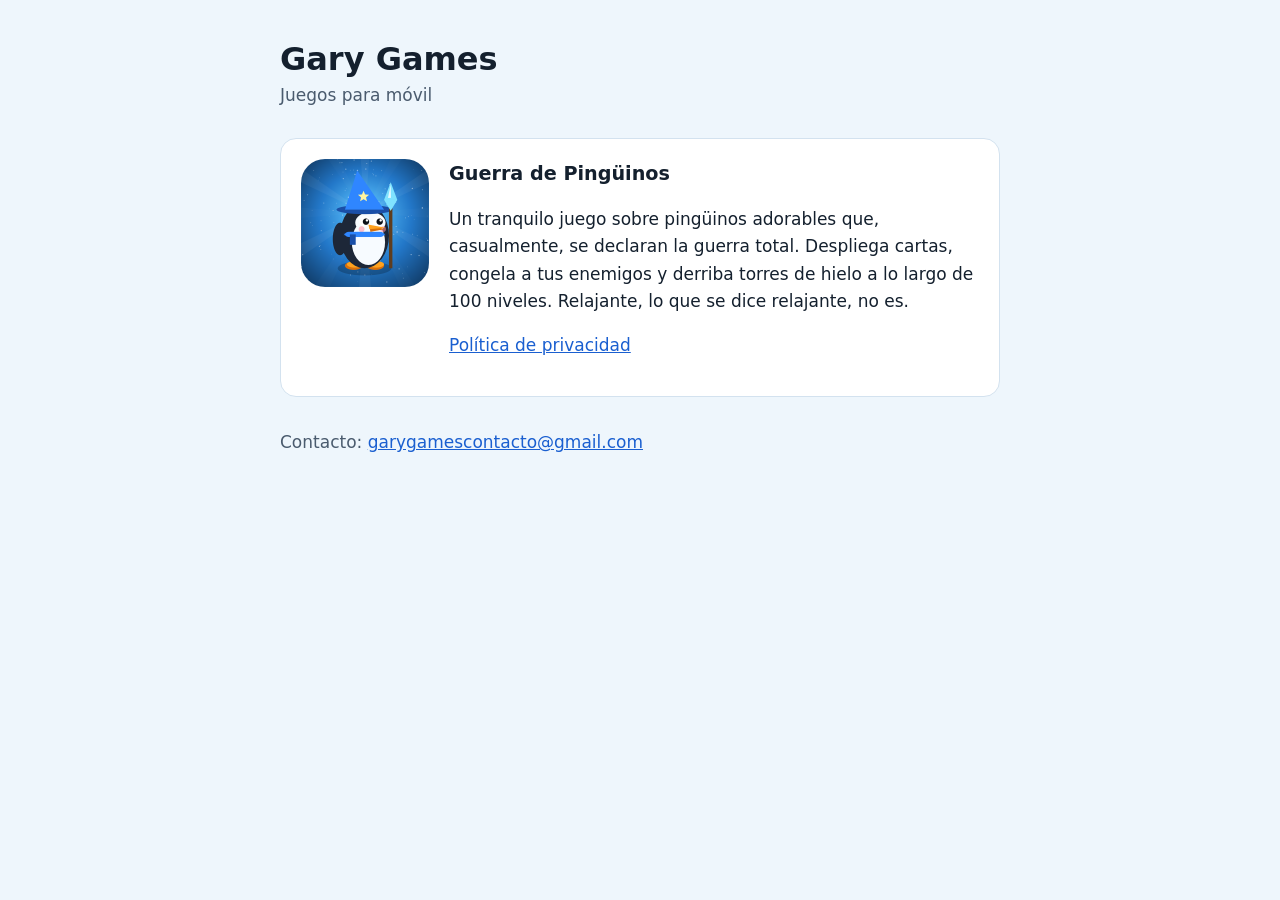
<file: index.html>
<!doctype html>
<html lang="es">
  <head>
    <meta charset="utf-8" />
    <meta name="viewport" content="width=device-width, initial-scale=1" />
    <title>Gary Games</title>
    <meta name="description" content="Gary Games: desarrollador de Guerra de Pingüinos." />
    <link rel="stylesheet" href="estilo.css" />
  </head>
  <body>
    <main>
      <h1>Gary Games</h1>
      <p class="sub">Juegos para móvil</p>

      <section class="juego">
        <img src="guerra-de-pinguinos.png" alt="Icono de Guerra de Pingüinos" width="128" height="128" />
        <div>
          <h2>Guerra de Pingüinos</h2>
          <p>Un tranquilo juego sobre pingüinos adorables que, casualmente, se declaran la guerra total. Despliega cartas, congela a tus enemigos y derriba torres de hielo a lo largo de 100 niveles. Relajante, lo que se dice relajante, no es.</p>
          <p><a href="privacidad.html">Política de privacidad</a></p>
        </div>
      </section>

      <p class="contacto">Contacto: <a href="mailto:garygamescontacto@gmail.com">garygamescontacto@gmail.com</a></p>
    </main>
  </body>
</html>
</file>
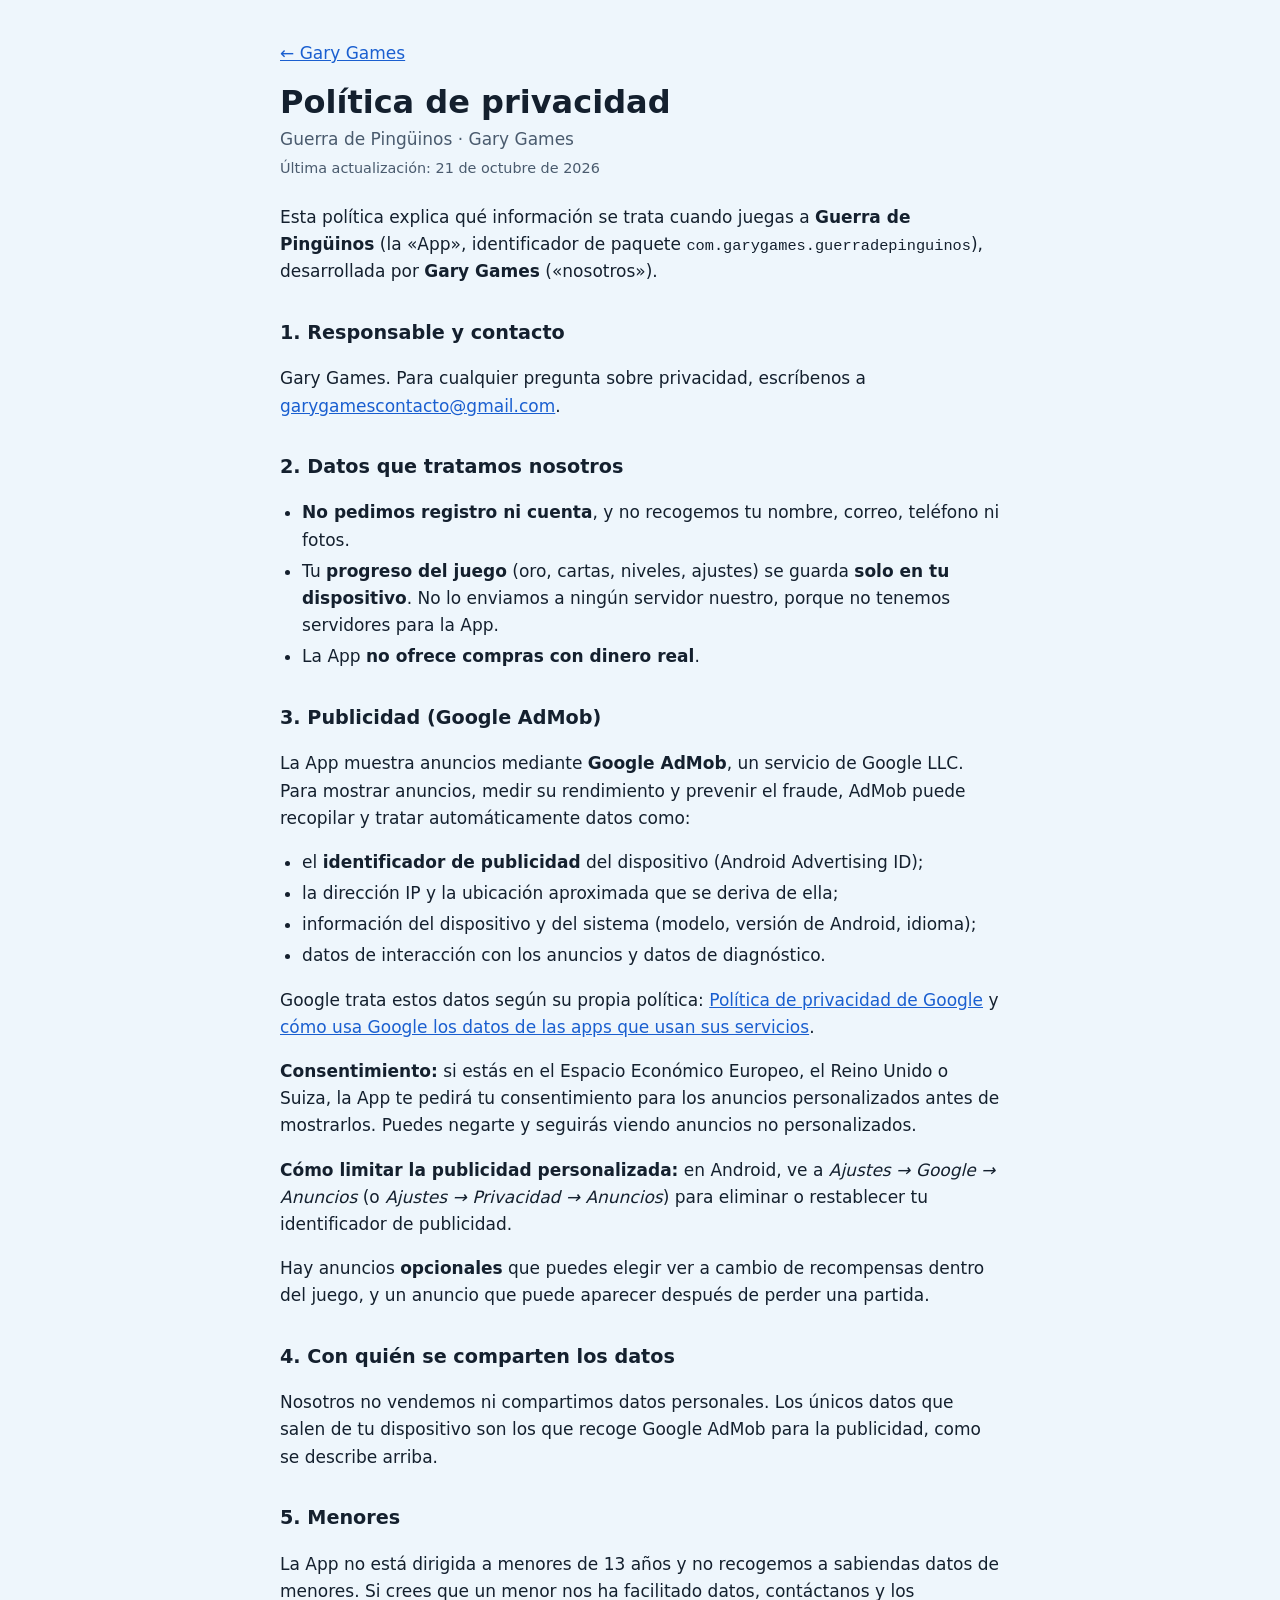
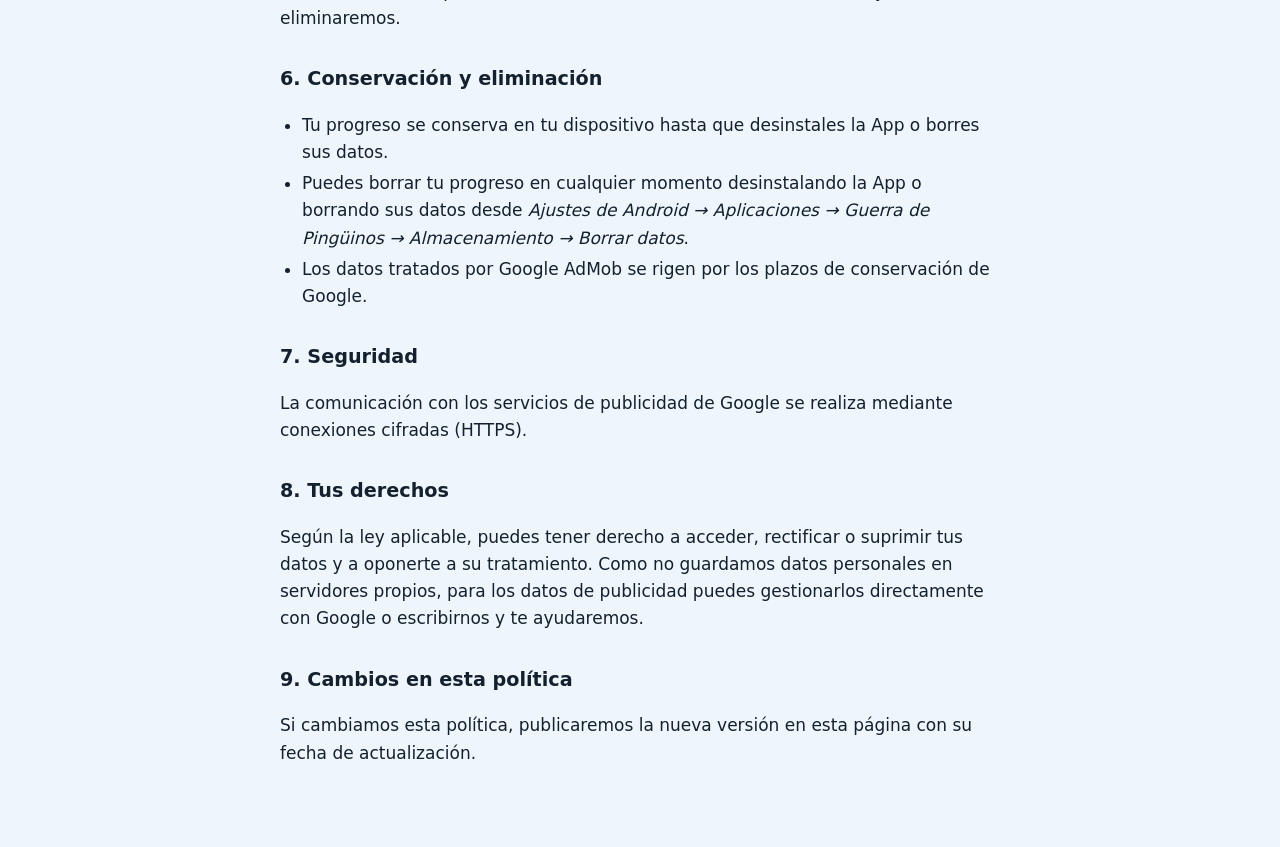
<file: privacidad.html>
<!doctype html>
<html lang="es">
  <head>
    <meta charset="utf-8" />
    <meta name="viewport" content="width=device-width, initial-scale=1" />
    <title>Política de privacidad · Guerra de Pingüinos</title>
    <meta name="description" content="Política de privacidad del juego Guerra de Pingüinos, de Gary Games." />
    <link rel="stylesheet" href="estilo.css" />
  </head>
  <body>
    <main>
      <p class="volver"><a href="./">← Gary Games</a></p>
      <h1>Política de privacidad</h1>
      <p class="sub">Guerra de Pingüinos · Gary Games</p>
      <p class="fecha">Última actualización: 21 de octubre de 2026</p>

      <p>
        Esta política explica qué información se trata cuando juegas a <strong>Guerra de Pingüinos</strong>
        (la «App», identificador de paquete <code>com.garygames.guerradepinguinos</code>), desarrollada por
        <strong>Gary Games</strong> («nosotros»).
      </p>

      <h2>1. Responsable y contacto</h2>
      <p>
        Gary Games. Para cualquier pregunta sobre privacidad, escríbenos a
        <a href="mailto:garygamescontacto@gmail.com">garygamescontacto@gmail.com</a>.
      </p>

      <h2>2. Datos que tratamos nosotros</h2>
      <ul>
        <li><strong>No pedimos registro ni cuenta</strong>, y no recogemos tu nombre, correo, teléfono ni fotos.</li>
        <li>
          Tu <strong>progreso del juego</strong> (oro, cartas, niveles, ajustes) se guarda
          <strong>solo en tu dispositivo</strong>. No lo enviamos a ningún servidor nuestro, porque no tenemos
          servidores para la App.
        </li>
        <li>La App <strong>no ofrece compras con dinero real</strong>.</li>
      </ul>

      <h2>3. Publicidad (Google AdMob)</h2>
      <p>
        La App muestra anuncios mediante <strong>Google AdMob</strong>, un servicio de Google LLC. Para mostrar
        anuncios, medir su rendimiento y prevenir el fraude, AdMob puede recopilar y tratar automáticamente datos
        como:
      </p>
      <ul>
        <li>el <strong>identificador de publicidad</strong> del dispositivo (Android Advertising ID);</li>
        <li>la dirección IP y la ubicación aproximada que se deriva de ella;</li>
        <li>información del dispositivo y del sistema (modelo, versión de Android, idioma);</li>
        <li>datos de interacción con los anuncios y datos de diagnóstico.</li>
      </ul>
      <p>
        Google trata estos datos según su propia política:
        <a href="https://policies.google.com/privacy" target="_blank" rel="noopener">Política de privacidad de Google</a>
        y
        <a href="https://policies.google.com/technologies/partner-sites" target="_blank" rel="noopener">cómo usa Google los datos de las apps que usan sus servicios</a>.
      </p>
      <p>
        <strong>Consentimiento:</strong> si estás en el Espacio Económico Europeo, el Reino Unido o Suiza, la App te
        pedirá tu consentimiento para los anuncios personalizados antes de mostrarlos. Puedes negarte y seguirás
        viendo anuncios no personalizados.
      </p>
      <p>
        <strong>Cómo limitar la publicidad personalizada:</strong> en Android, ve a
        <em>Ajustes → Google → Anuncios</em> (o <em>Ajustes → Privacidad → Anuncios</em>) para eliminar o
        restablecer tu identificador de publicidad.
      </p>
      <p>
        Hay anuncios <strong>opcionales</strong> que puedes elegir ver a cambio de recompensas dentro del juego, y un
        anuncio que puede aparecer después de perder una partida.
      </p>

      <h2>4. Con quién se comparten los datos</h2>
      <p>
        Nosotros no vendemos ni compartimos datos personales. Los únicos datos que salen de tu dispositivo son los
        que recoge Google AdMob para la publicidad, como se describe arriba.
      </p>

      <h2>5. Menores</h2>
      <p>
        La App no está dirigida a menores de 13 años y no recogemos a sabiendas datos de menores. Si crees que un
        menor nos ha facilitado datos, contáctanos y los eliminaremos.
      </p>

      <h2>6. Conservación y eliminación</h2>
      <ul>
        <li>Tu progreso se conserva en tu dispositivo hasta que desinstales la App o borres sus datos.</li>
        <li>
          Puedes borrar tu progreso en cualquier momento desinstalando la App o borrando sus datos desde
          <em>Ajustes de Android → Aplicaciones → Guerra de Pingüinos → Almacenamiento → Borrar datos</em>.
        </li>
        <li>Los datos tratados por Google AdMob se rigen por los plazos de conservación de Google.</li>
      </ul>

      <h2>7. Seguridad</h2>
      <p>
        La comunicación con los servicios de publicidad de Google se realiza mediante conexiones cifradas (HTTPS).
      </p>

      <h2>8. Tus derechos</h2>
      <p>
        Según la ley aplicable, puedes tener derecho a acceder, rectificar o suprimir tus datos y a oponerte a su
        tratamiento. Como no guardamos datos personales en servidores propios, para los datos de publicidad puedes
        gestionarlos directamente con Google o escribirnos y te ayudaremos.
      </p>

      <h2>9. Cambios en esta política</h2>
      <p>
        Si cambiamos esta política, publicaremos la nueva versión en esta página con su fecha de actualización.
      </p>
    </main>
  </body>
</html>
</file>
<file: estilo.css>
:root {
  --fondo: #eef6fc;
  --texto: #14202e;
  --suave: #4a5b6e;
  --acento: #1a5fd0;
  --tarjeta: #ffffff;
  --borde: #d3e2ef;
}

@media (prefers-color-scheme: dark) {
  :root {
    --fondo: #0b1724;
    --texto: #e6eef6;
    --suave: #9fb3c6;
    --acento: #6db3ff;
    --tarjeta: #12233a;
    --borde: #22385a;
  }
}

* { box-sizing: border-box; }

body {
  margin: 0;
  background: var(--fondo);
  color: var(--texto);
  font: 17px/1.6 system-ui, -apple-system, 'Segoe UI', Roboto, sans-serif;
}

main {
  max-width: 760px;
  margin: 0 auto;
  padding: 40px 20px 64px;
}

h1 { font-size: 2rem; margin: 0 0 4px; line-height: 1.2; }
h2 { font-size: 1.2rem; margin: 32px 0 8px; }
a { color: var(--acento); }
code { font-size: 0.9em; overflow-wrap: anywhere; }
ul { padding-left: 1.3em; }
li { margin: 4px 0; }

.sub { color: var(--suave); margin: 0 0 4px; }
.fecha { color: var(--suave); font-size: 0.9rem; margin: 0 0 24px; }
.volver { margin: 0 0 16px; }
.contacto { color: var(--suave); margin-top: 32px; }

.juego {
  display: flex;
  gap: 20px;
  align-items: flex-start;
  margin-top: 28px;
  padding: 20px;
  background: var(--tarjeta);
  border: 1px solid var(--borde);
  border-radius: 16px;
}
.juego img { border-radius: 24px; flex-shrink: 0; }
.juego h2 { margin-top: 0; }

@media (max-width: 520px) {
  .juego { flex-direction: column; }
}
</file>
